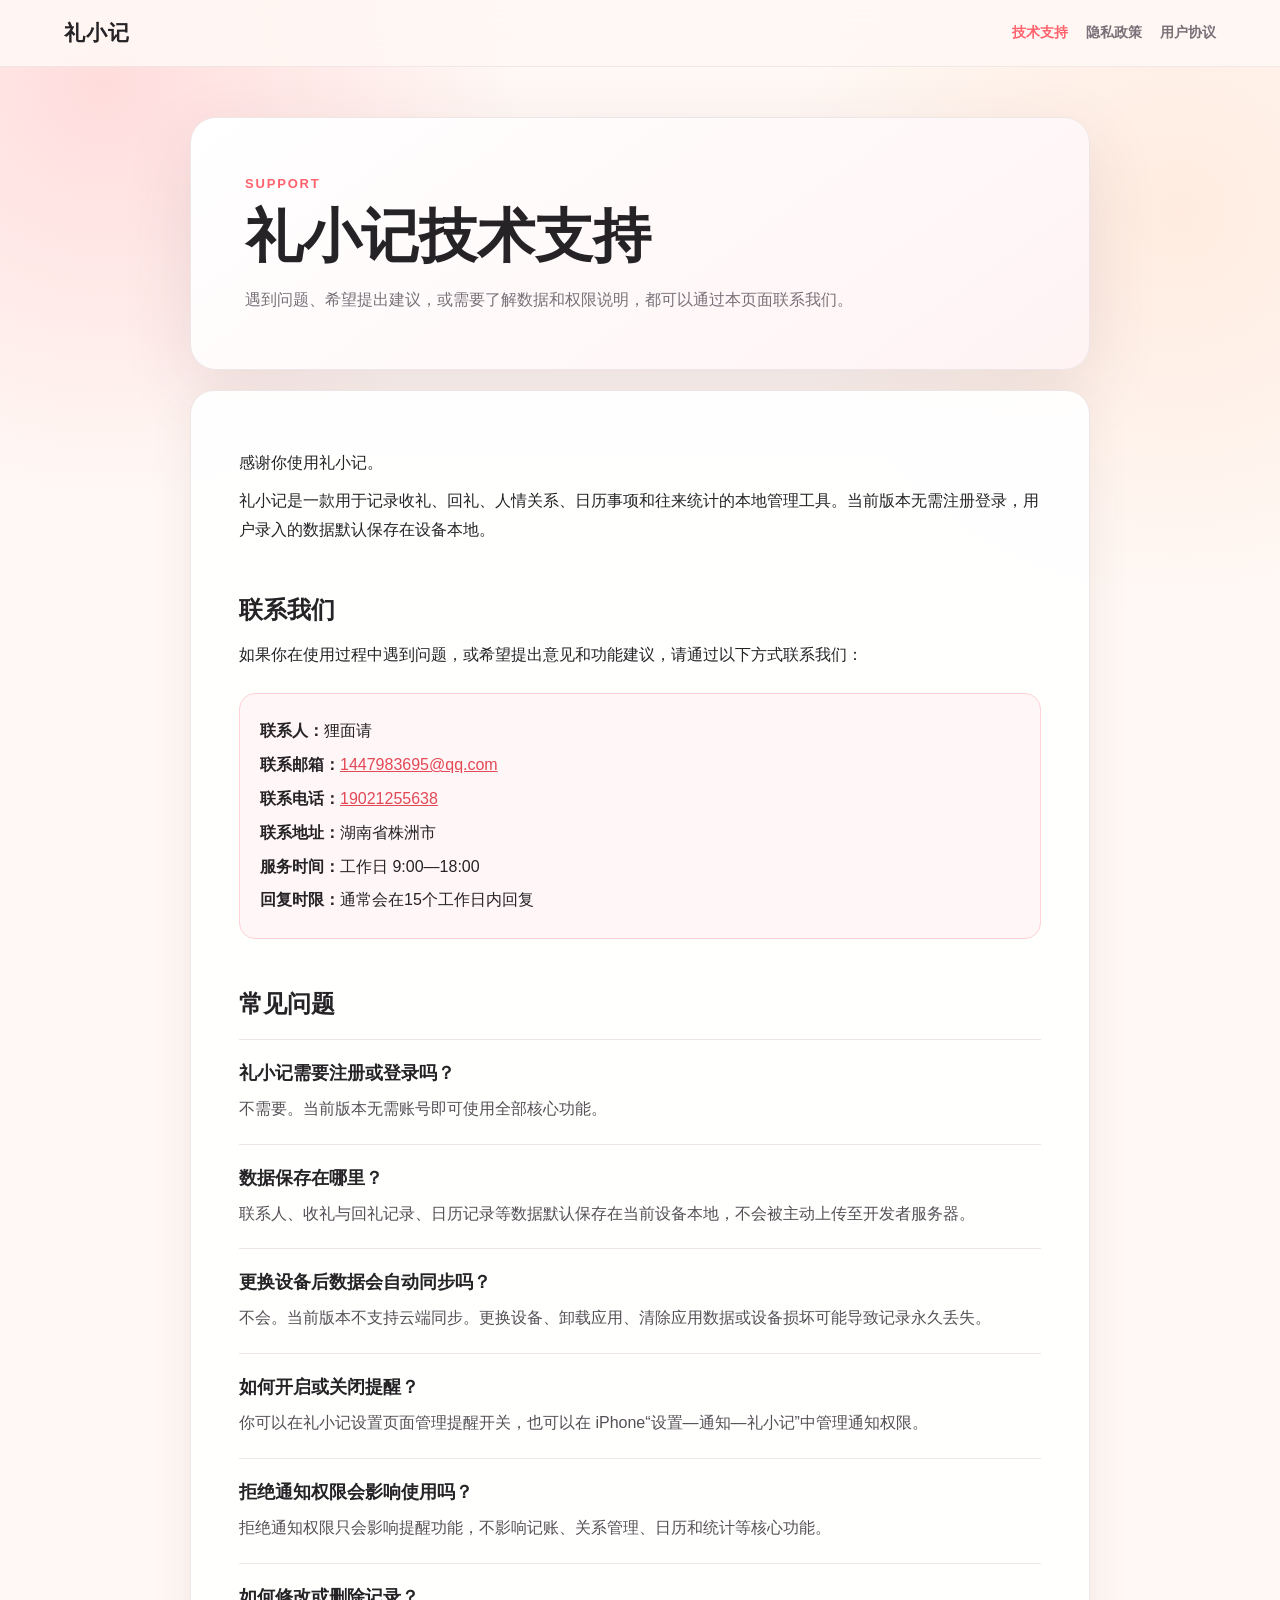
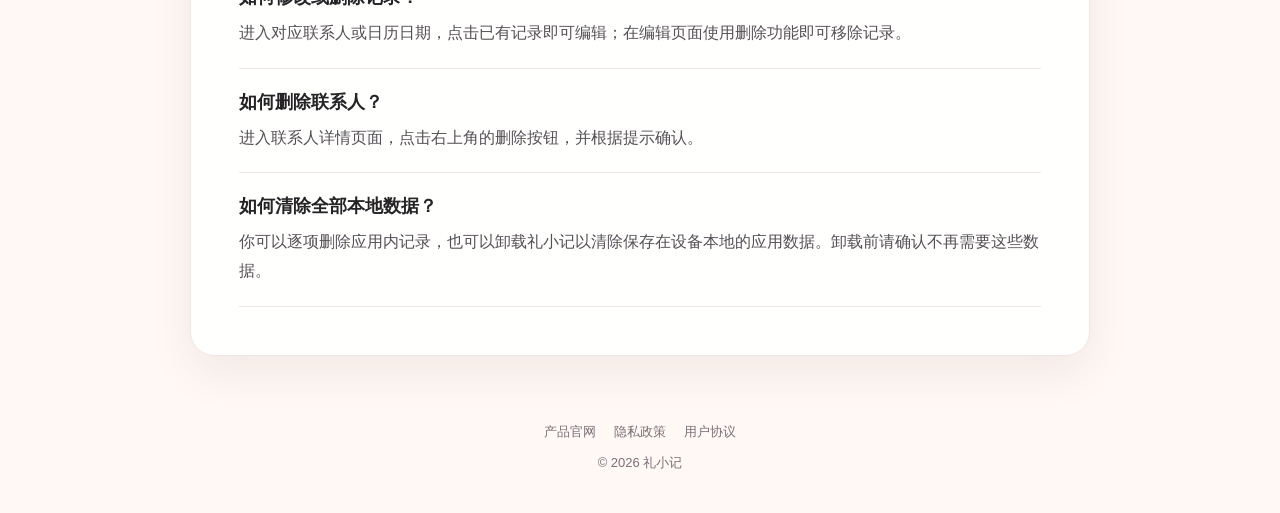
<file: index.html>
<!DOCTYPE html>
<html lang="zh-CN">
<head>
  <meta charset="UTF-8">
  <meta name="viewport" content="width=device-width, initial-scale=1.0">
  <meta http-equiv="refresh" content="0; url=support.html">
  <meta name="robots" content="noindex">
  <title>礼小记</title>
  <link rel="canonical" href="support.html">
</head>
<body>
  <p>正在前往<a href="support.html">礼小记技术支持</a>页面……</p>
</body>
</html>
</file>
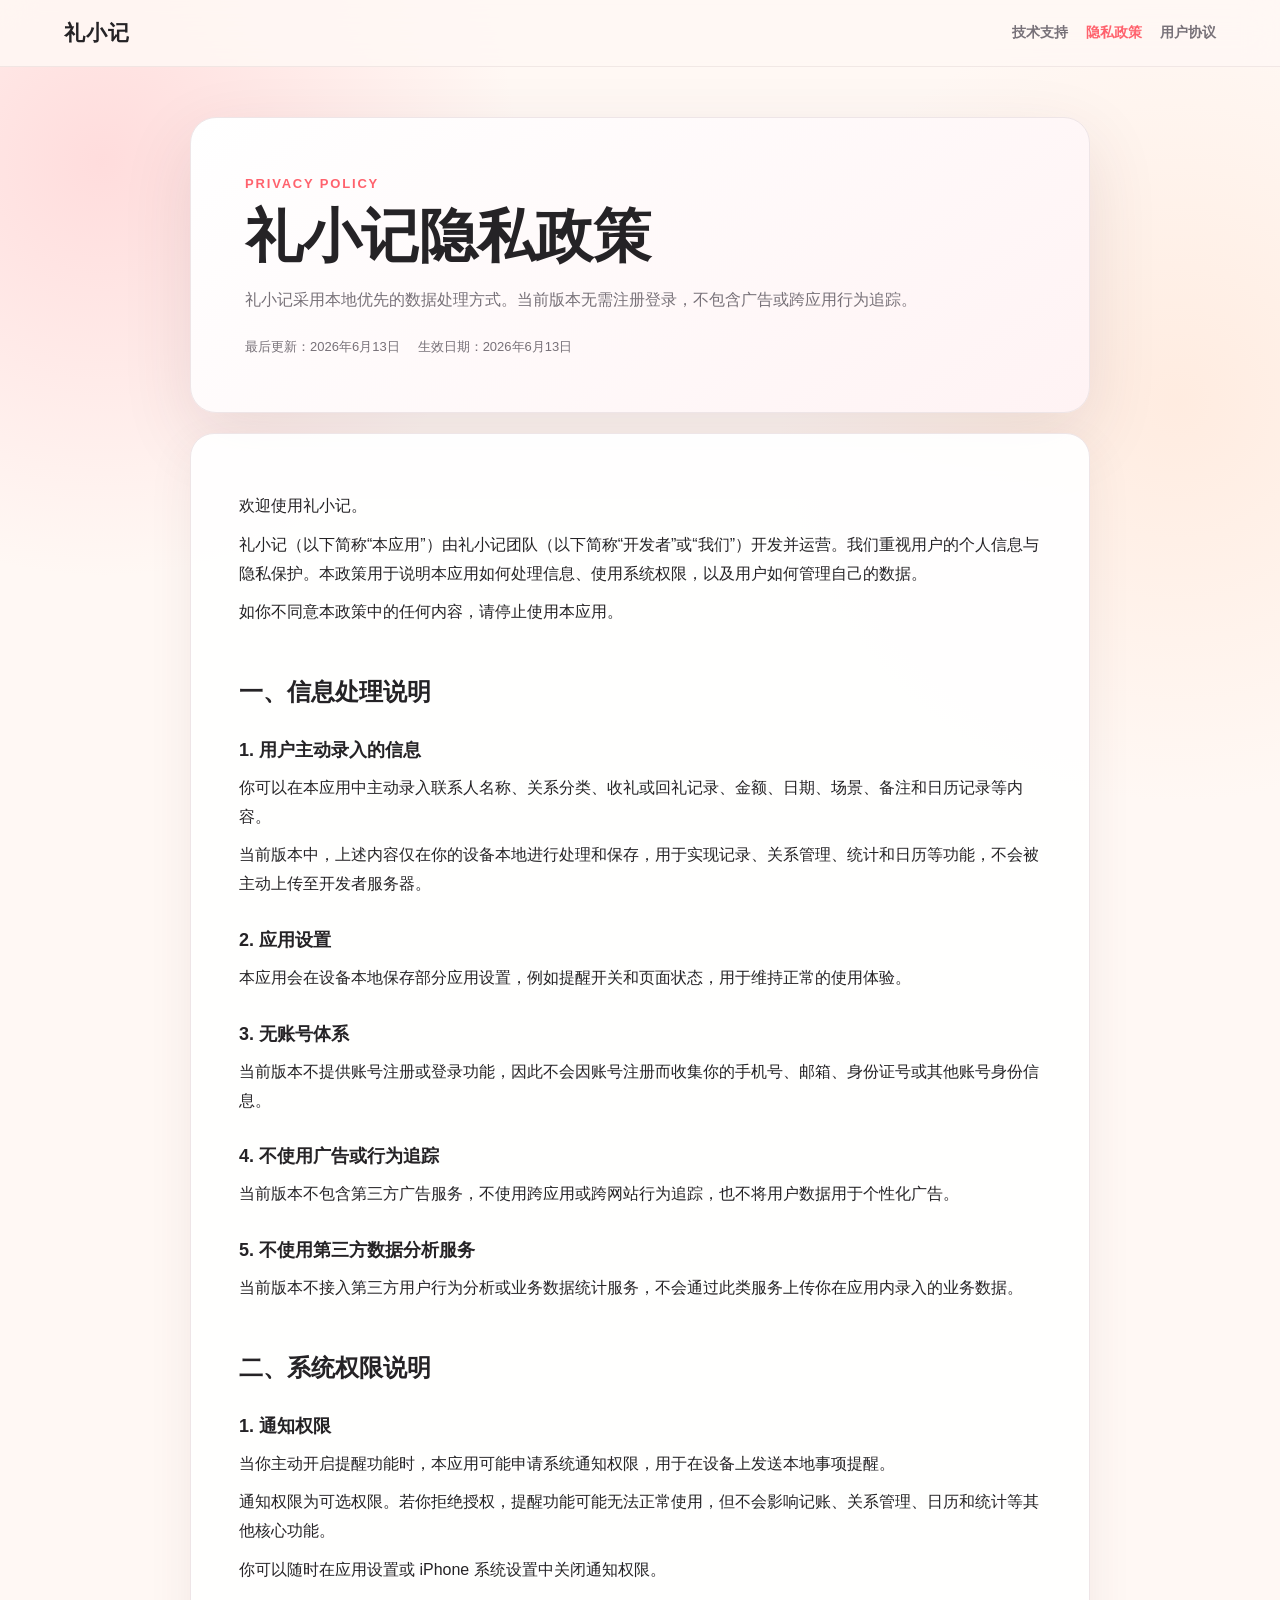
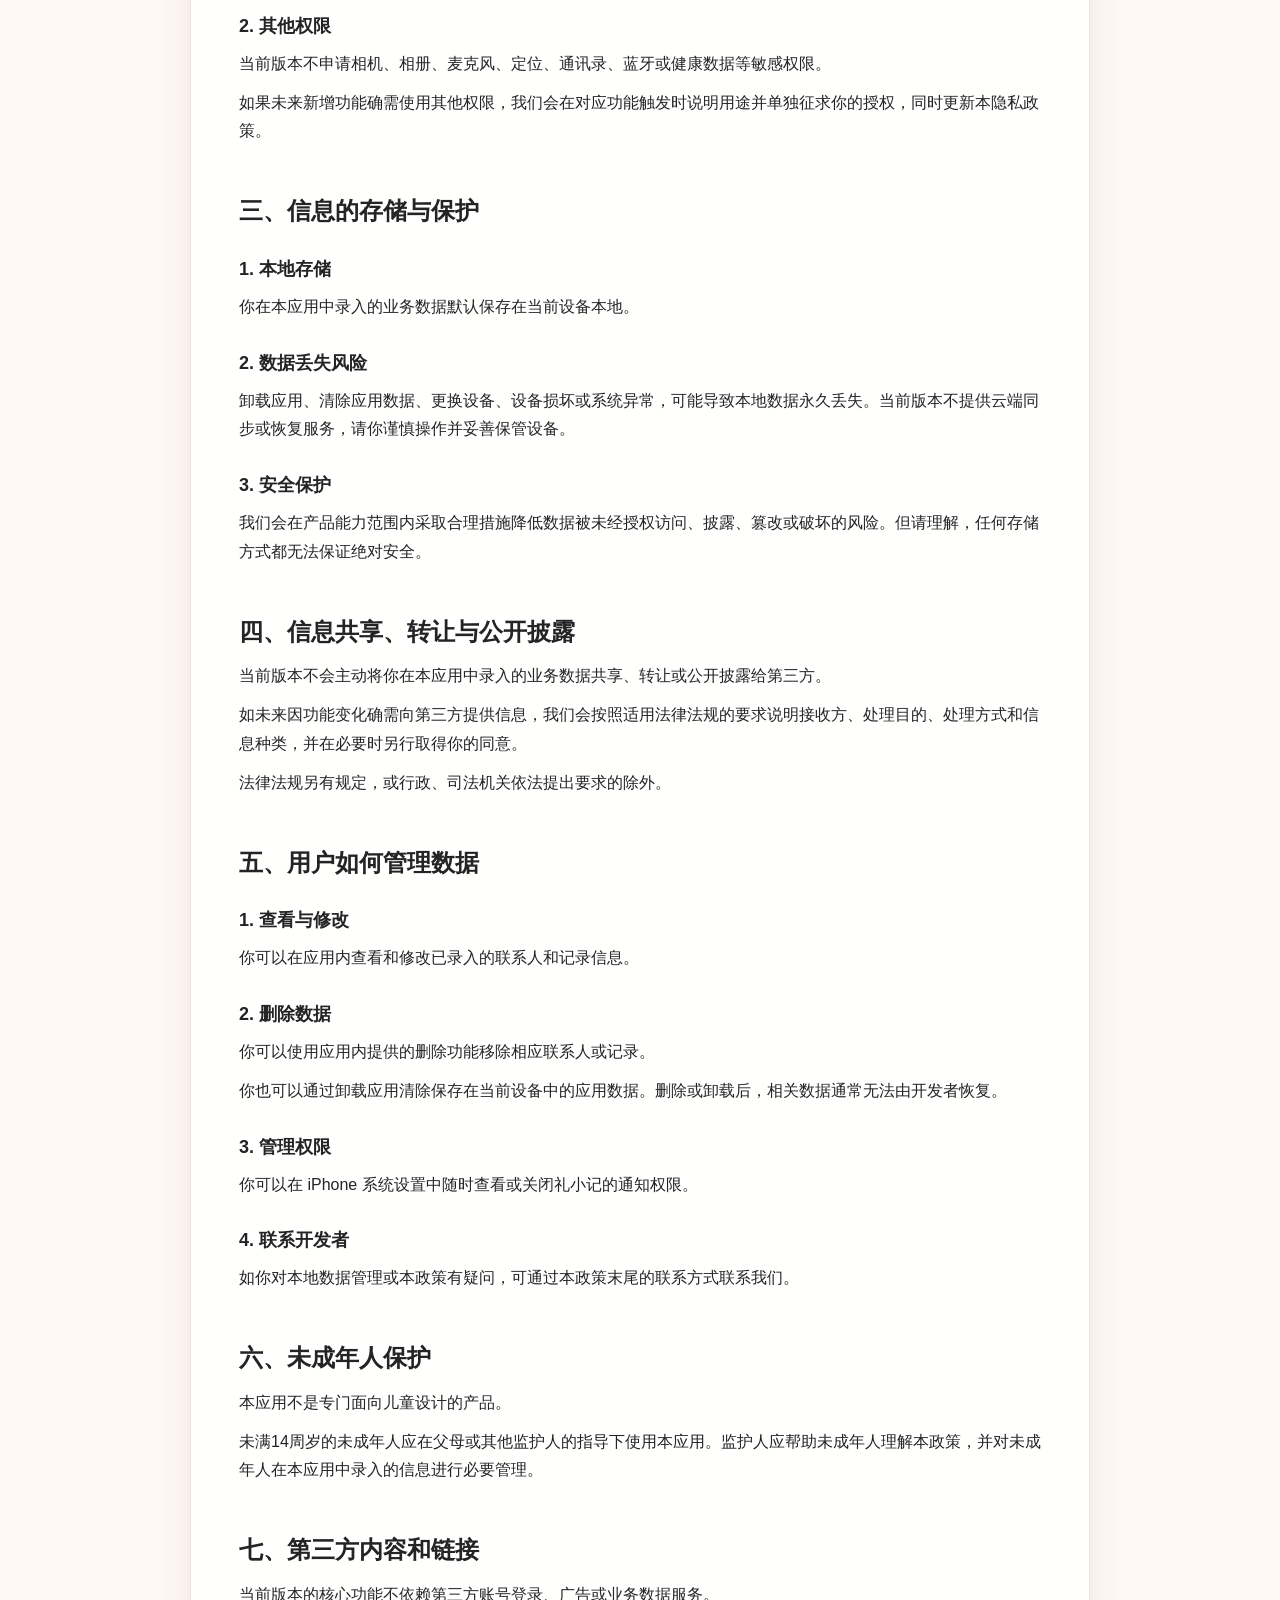
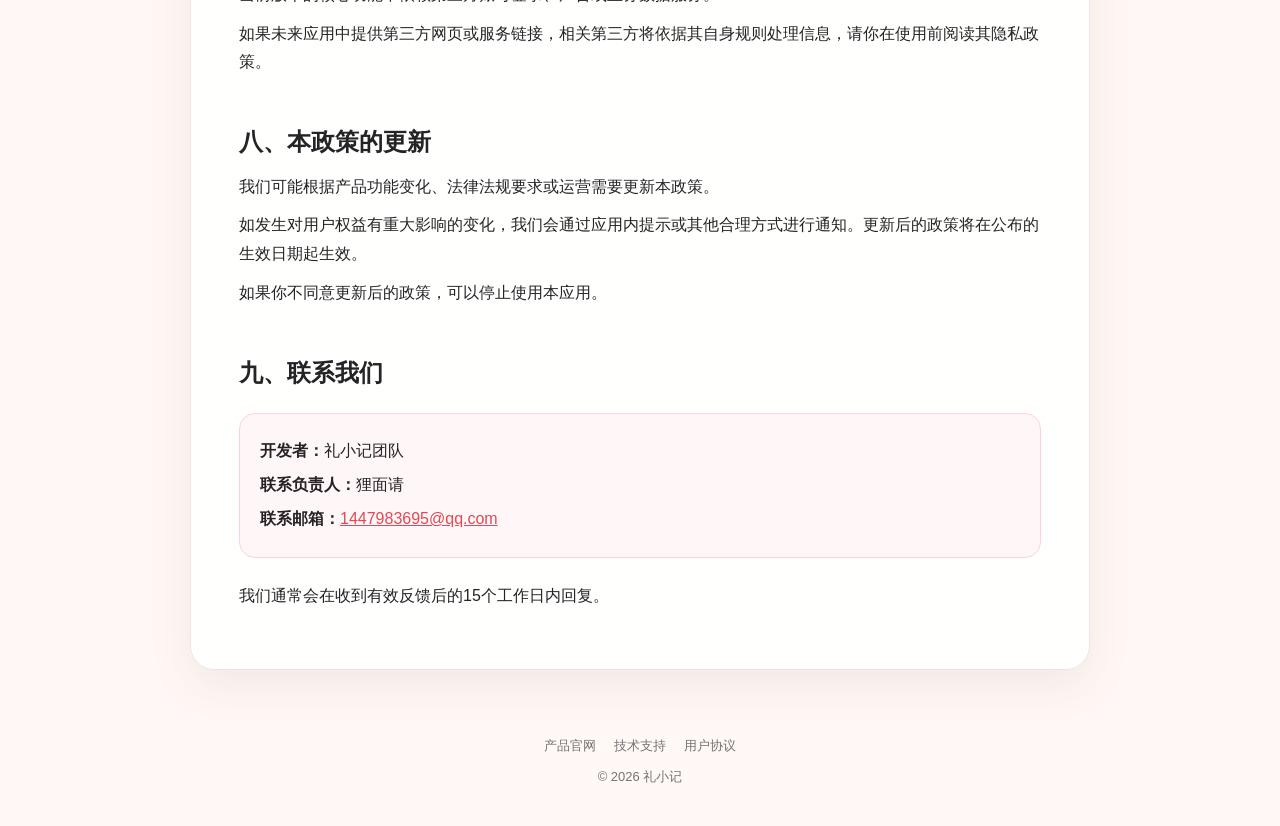
<file: privacy.html>
<!DOCTYPE html>
<html lang="zh-CN">
<head>
  <meta charset="UTF-8">
  <meta name="viewport" content="width=device-width, initial-scale=1.0">
  <meta name="description" content="礼小记隐私政策，说明应用的信息处理、本地存储和权限使用方式。">
  <title>隐私政策 | 礼小记</title>
  <link rel="stylesheet" href="legal.css">
</head>
<body>
  <header class="legal-header">
    <a class="legal-brand" href="./">礼小记</a>
    <nav class="legal-nav" aria-label="法律与支持页面">
      <a href="support.html">技术支持</a>
      <a href="privacy.html" aria-current="page">隐私政策</a>
      <a href="terms.html">用户协议</a>
    </nav>
  </header>

  <main class="legal-main">
    <section class="legal-hero">
      <p class="legal-kicker">Privacy Policy</p>
      <h1>礼小记隐私政策</h1>
      <p class="legal-summary">礼小记采用本地优先的数据处理方式。当前版本无需注册登录，不包含广告或跨应用行为追踪。</p>
      <div class="legal-meta">
        <span>最后更新：2026年6月13日</span>
        <span>生效日期：2026年6月13日</span>
      </div>
    </section>

    <article class="legal-card">
      <p>欢迎使用礼小记。</p>
      <p>礼小记（以下简称“本应用”）由礼小记团队（以下简称“开发者”或“我们”）开发并运营。我们重视用户的个人信息与隐私保护。本政策用于说明本应用如何处理信息、使用系统权限，以及用户如何管理自己的数据。</p>
      <p>如你不同意本政策中的任何内容，请停止使用本应用。</p>

      <h2>一、信息处理说明</h2>
      <h3>1. 用户主动录入的信息</h3>
      <p>你可以在本应用中主动录入联系人名称、关系分类、收礼或回礼记录、金额、日期、场景、备注和日历记录等内容。</p>
      <p>当前版本中，上述内容仅在你的设备本地进行处理和保存，用于实现记录、关系管理、统计和日历等功能，不会被主动上传至开发者服务器。</p>

      <h3>2. 应用设置</h3>
      <p>本应用会在设备本地保存部分应用设置，例如提醒开关和页面状态，用于维持正常的使用体验。</p>

      <h3>3. 无账号体系</h3>
      <p>当前版本不提供账号注册或登录功能，因此不会因账号注册而收集你的手机号、邮箱、身份证号或其他账号身份信息。</p>

      <h3>4. 不使用广告或行为追踪</h3>
      <p>当前版本不包含第三方广告服务，不使用跨应用或跨网站行为追踪，也不将用户数据用于个性化广告。</p>

      <h3>5. 不使用第三方数据分析服务</h3>
      <p>当前版本不接入第三方用户行为分析或业务数据统计服务，不会通过此类服务上传你在应用内录入的业务数据。</p>

      <h2>二、系统权限说明</h2>
      <h3>1. 通知权限</h3>
      <p>当你主动开启提醒功能时，本应用可能申请系统通知权限，用于在设备上发送本地事项提醒。</p>
      <p>通知权限为可选权限。若你拒绝授权，提醒功能可能无法正常使用，但不会影响记账、关系管理、日历和统计等其他核心功能。</p>
      <p>你可以随时在应用设置或 iPhone 系统设置中关闭通知权限。</p>

      <h3>2. 其他权限</h3>
      <p>当前版本不申请相机、相册、麦克风、定位、通讯录、蓝牙或健康数据等敏感权限。</p>
      <p>如果未来新增功能确需使用其他权限，我们会在对应功能触发时说明用途并单独征求你的授权，同时更新本隐私政策。</p>

      <h2>三、信息的存储与保护</h2>
      <h3>1. 本地存储</h3>
      <p>你在本应用中录入的业务数据默认保存在当前设备本地。</p>

      <h3>2. 数据丢失风险</h3>
      <p>卸载应用、清除应用数据、更换设备、设备损坏或系统异常，可能导致本地数据永久丢失。当前版本不提供云端同步或恢复服务，请你谨慎操作并妥善保管设备。</p>

      <h3>3. 安全保护</h3>
      <p>我们会在产品能力范围内采取合理措施降低数据被未经授权访问、披露、篡改或破坏的风险。但请理解，任何存储方式都无法保证绝对安全。</p>

      <h2>四、信息共享、转让与公开披露</h2>
      <p>当前版本不会主动将你在本应用中录入的业务数据共享、转让或公开披露给第三方。</p>
      <p>如未来因功能变化确需向第三方提供信息，我们会按照适用法律法规的要求说明接收方、处理目的、处理方式和信息种类，并在必要时另行取得你的同意。</p>
      <p>法律法规另有规定，或行政、司法机关依法提出要求的除外。</p>

      <h2>五、用户如何管理数据</h2>
      <h3>1. 查看与修改</h3>
      <p>你可以在应用内查看和修改已录入的联系人和记录信息。</p>

      <h3>2. 删除数据</h3>
      <p>你可以使用应用内提供的删除功能移除相应联系人或记录。</p>
      <p>你也可以通过卸载应用清除保存在当前设备中的应用数据。删除或卸载后，相关数据通常无法由开发者恢复。</p>

      <h3>3. 管理权限</h3>
      <p>你可以在 iPhone 系统设置中随时查看或关闭礼小记的通知权限。</p>

      <h3>4. 联系开发者</h3>
      <p>如你对本地数据管理或本政策有疑问，可通过本政策末尾的联系方式联系我们。</p>

      <h2>六、未成年人保护</h2>
      <p>本应用不是专门面向儿童设计的产品。</p>
      <p>未满14周岁的未成年人应在父母或其他监护人的指导下使用本应用。监护人应帮助未成年人理解本政策，并对未成年人在本应用中录入的信息进行必要管理。</p>

      <h2>七、第三方内容和链接</h2>
      <p>当前版本的核心功能不依赖第三方账号登录、广告或业务数据服务。</p>
      <p>如果未来应用中提供第三方网页或服务链接，相关第三方将依据其自身规则处理信息，请你在使用前阅读其隐私政策。</p>

      <h2>八、本政策的更新</h2>
      <p>我们可能根据产品功能变化、法律法规要求或运营需要更新本政策。</p>
      <p>如发生对用户权益有重大影响的变化，我们会通过应用内提示或其他合理方式进行通知。更新后的政策将在公布的生效日期起生效。</p>
      <p>如果你不同意更新后的政策，可以停止使用本应用。</p>

      <h2>九、联系我们</h2>
      <div class="contact-box">
        <p><strong>开发者：</strong>礼小记团队</p>
        <p><strong>联系负责人：</strong>狸面请</p>
        <p><strong>联系邮箱：</strong><a href="mailto:1447983695@qq.com">1447983695@qq.com</a></p>
      </div>
      <p>我们通常会在收到有效反馈后的15个工作日内回复。</p>
    </article>
  </main>

  <footer class="legal-footer">
    <nav>
      <a href="./">产品官网</a>
      <a href="support.html">技术支持</a>
      <a href="terms.html">用户协议</a>
    </nav>
    <span>© 2026 礼小记</span>
  </footer>
</body>
</html>
</file>
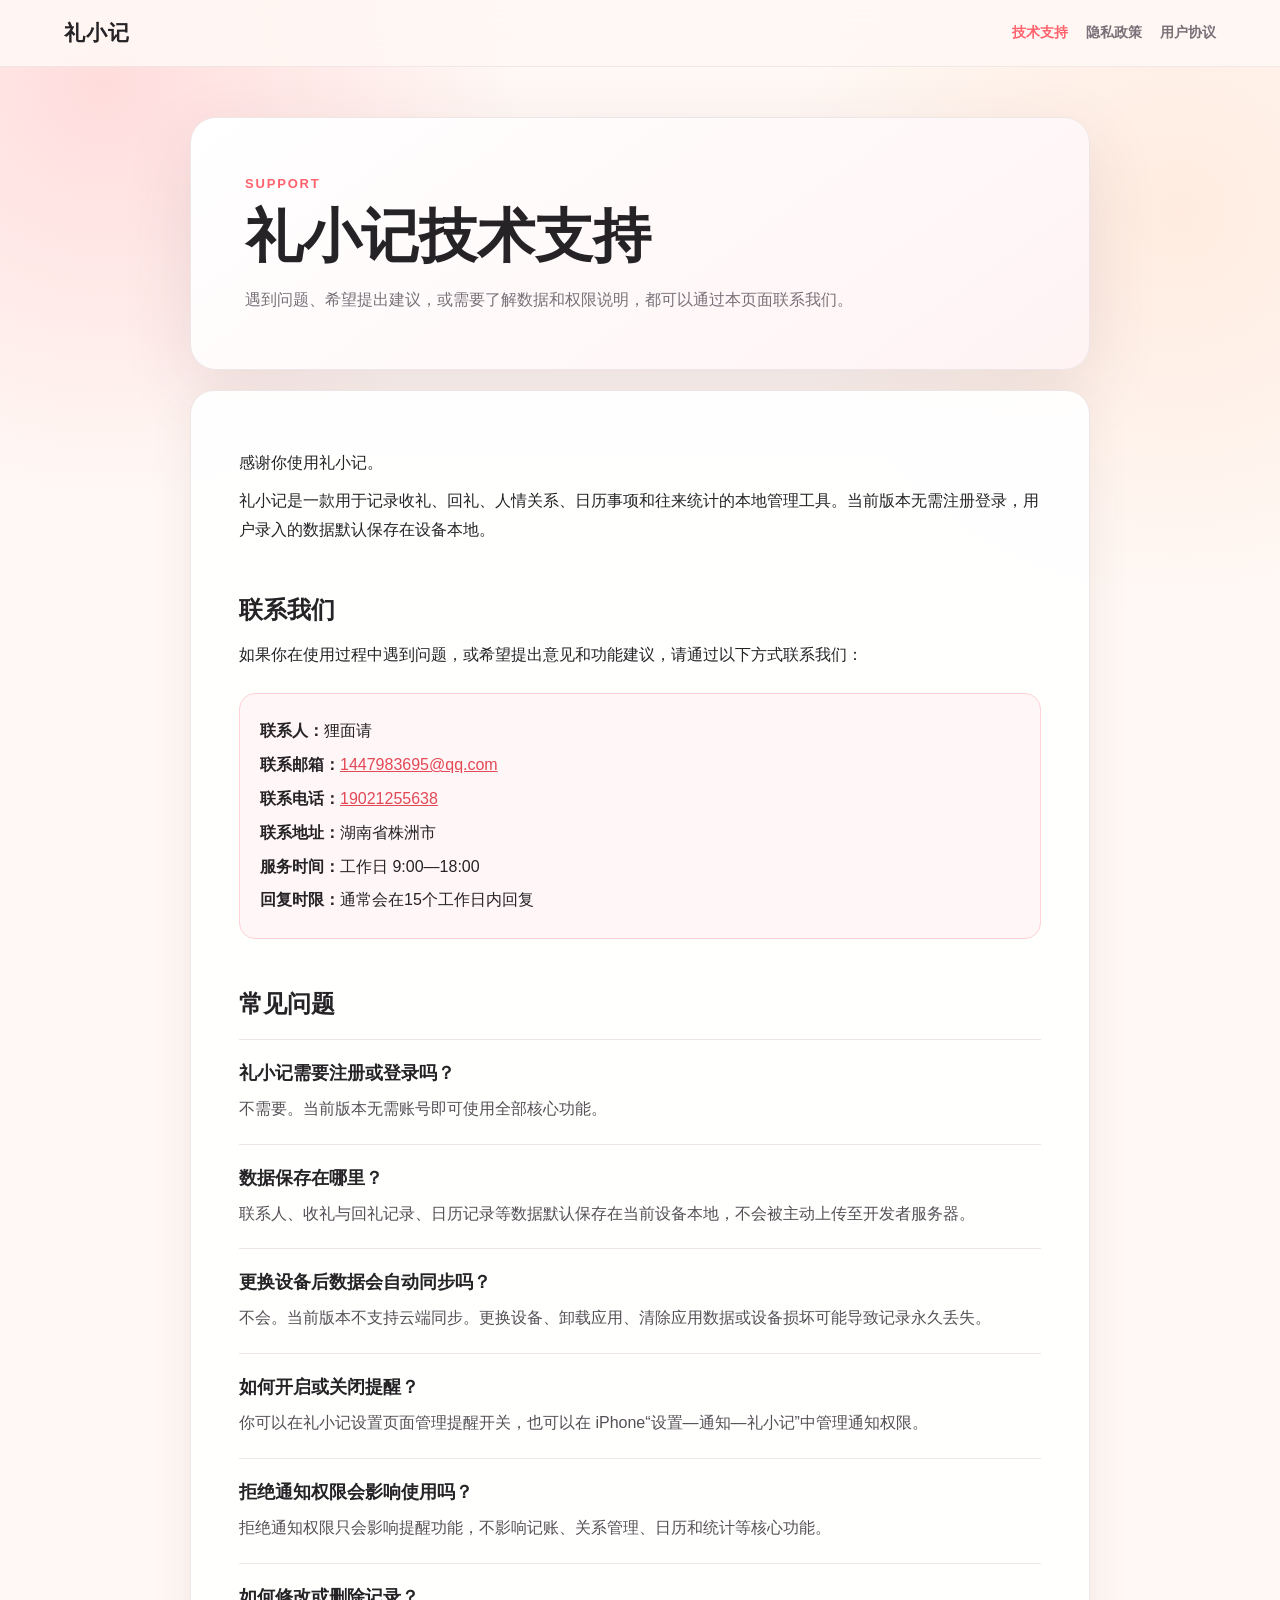
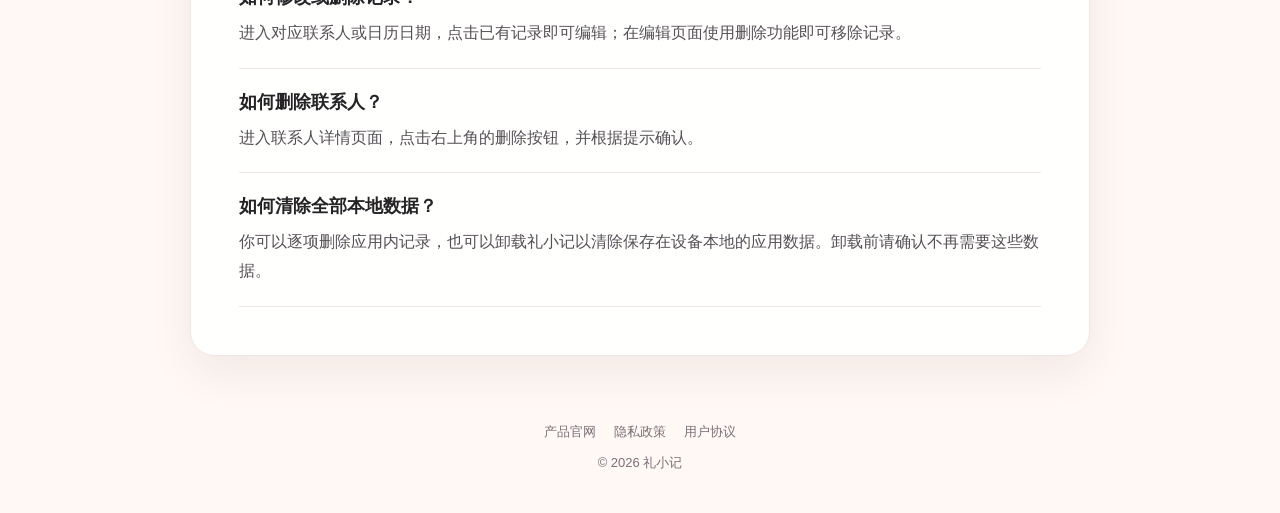
<file: support.html>
<!DOCTYPE html>
<html lang="zh-CN">
<head>
  <meta charset="UTF-8">
  <meta name="viewport" content="width=device-width, initial-scale=1.0">
  <meta name="description" content="礼小记技术支持、联系方式和常见问题。">
  <title>技术支持 | 礼小记</title>
  <link rel="stylesheet" href="legal.css">
</head>
<body>
  <header class="legal-header">
    <a class="legal-brand" href="./">礼小记</a>
    <nav class="legal-nav" aria-label="法律与支持页面">
      <a href="support.html" aria-current="page">技术支持</a>
      <a href="privacy.html">隐私政策</a>
      <a href="terms.html">用户协议</a>
    </nav>
  </header>

  <main class="legal-main">
    <section class="legal-hero">
      <p class="legal-kicker">Support</p>
      <h1>礼小记技术支持</h1>
      <p class="legal-summary">遇到问题、希望提出建议，或需要了解数据和权限说明，都可以通过本页面联系我们。</p>
    </section>

    <article class="legal-card">
      <p>感谢你使用礼小记。</p>
      <p>礼小记是一款用于记录收礼、回礼、人情关系、日历事项和往来统计的本地管理工具。当前版本无需注册登录，用户录入的数据默认保存在设备本地。</p>

      <h2>联系我们</h2>
      <p>如果你在使用过程中遇到问题，或希望提出意见和功能建议，请通过以下方式联系我们：</p>
      <div class="contact-box">
        <p><strong>联系人：</strong>狸面请</p>
        <p><strong>联系邮箱：</strong><a href="mailto:1447983695@qq.com">1447983695@qq.com</a></p>
        <p><strong>联系电话：</strong><a href="tel:19021255638">19021255638</a></p>
        <p><strong>联系地址：</strong>湖南省株洲市</p>
        <p><strong>服务时间：</strong>工作日 9:00—18:00</p>
        <p><strong>回复时限：</strong>通常会在15个工作日内回复</p>
      </div>

      <h2>常见问题</h2>
      <div class="faq">
        <section>
          <h3>礼小记需要注册或登录吗？</h3>
          <p>不需要。当前版本无需账号即可使用全部核心功能。</p>
        </section>
        <section>
          <h3>数据保存在哪里？</h3>
          <p>联系人、收礼与回礼记录、日历记录等数据默认保存在当前设备本地，不会被主动上传至开发者服务器。</p>
        </section>
        <section>
          <h3>更换设备后数据会自动同步吗？</h3>
          <p>不会。当前版本不支持云端同步。更换设备、卸载应用、清除应用数据或设备损坏可能导致记录永久丢失。</p>
        </section>
        <section>
          <h3>如何开启或关闭提醒？</h3>
          <p>你可以在礼小记设置页面管理提醒开关，也可以在 iPhone“设置—通知—礼小记”中管理通知权限。</p>
        </section>
        <section>
          <h3>拒绝通知权限会影响使用吗？</h3>
          <p>拒绝通知权限只会影响提醒功能，不影响记账、关系管理、日历和统计等核心功能。</p>
        </section>
        <section>
          <h3>如何修改或删除记录？</h3>
          <p>进入对应联系人或日历日期，点击已有记录即可编辑；在编辑页面使用删除功能即可移除记录。</p>
        </section>
        <section>
          <h3>如何删除联系人？</h3>
          <p>进入联系人详情页面，点击右上角的删除按钮，并根据提示确认。</p>
        </section>
        <section>
          <h3>如何清除全部本地数据？</h3>
          <p>你可以逐项删除应用内记录，也可以卸载礼小记以清除保存在设备本地的应用数据。卸载前请确认不再需要这些数据。</p>
        </section>
      </div>
    </article>
  </main>

  <footer class="legal-footer">
    <nav>
      <a href="./">产品官网</a>
      <a href="privacy.html">隐私政策</a>
      <a href="terms.html">用户协议</a>
    </nav>
    <span>© 2026 礼小记</span>
  </footer>
</body>
</html>
</file>
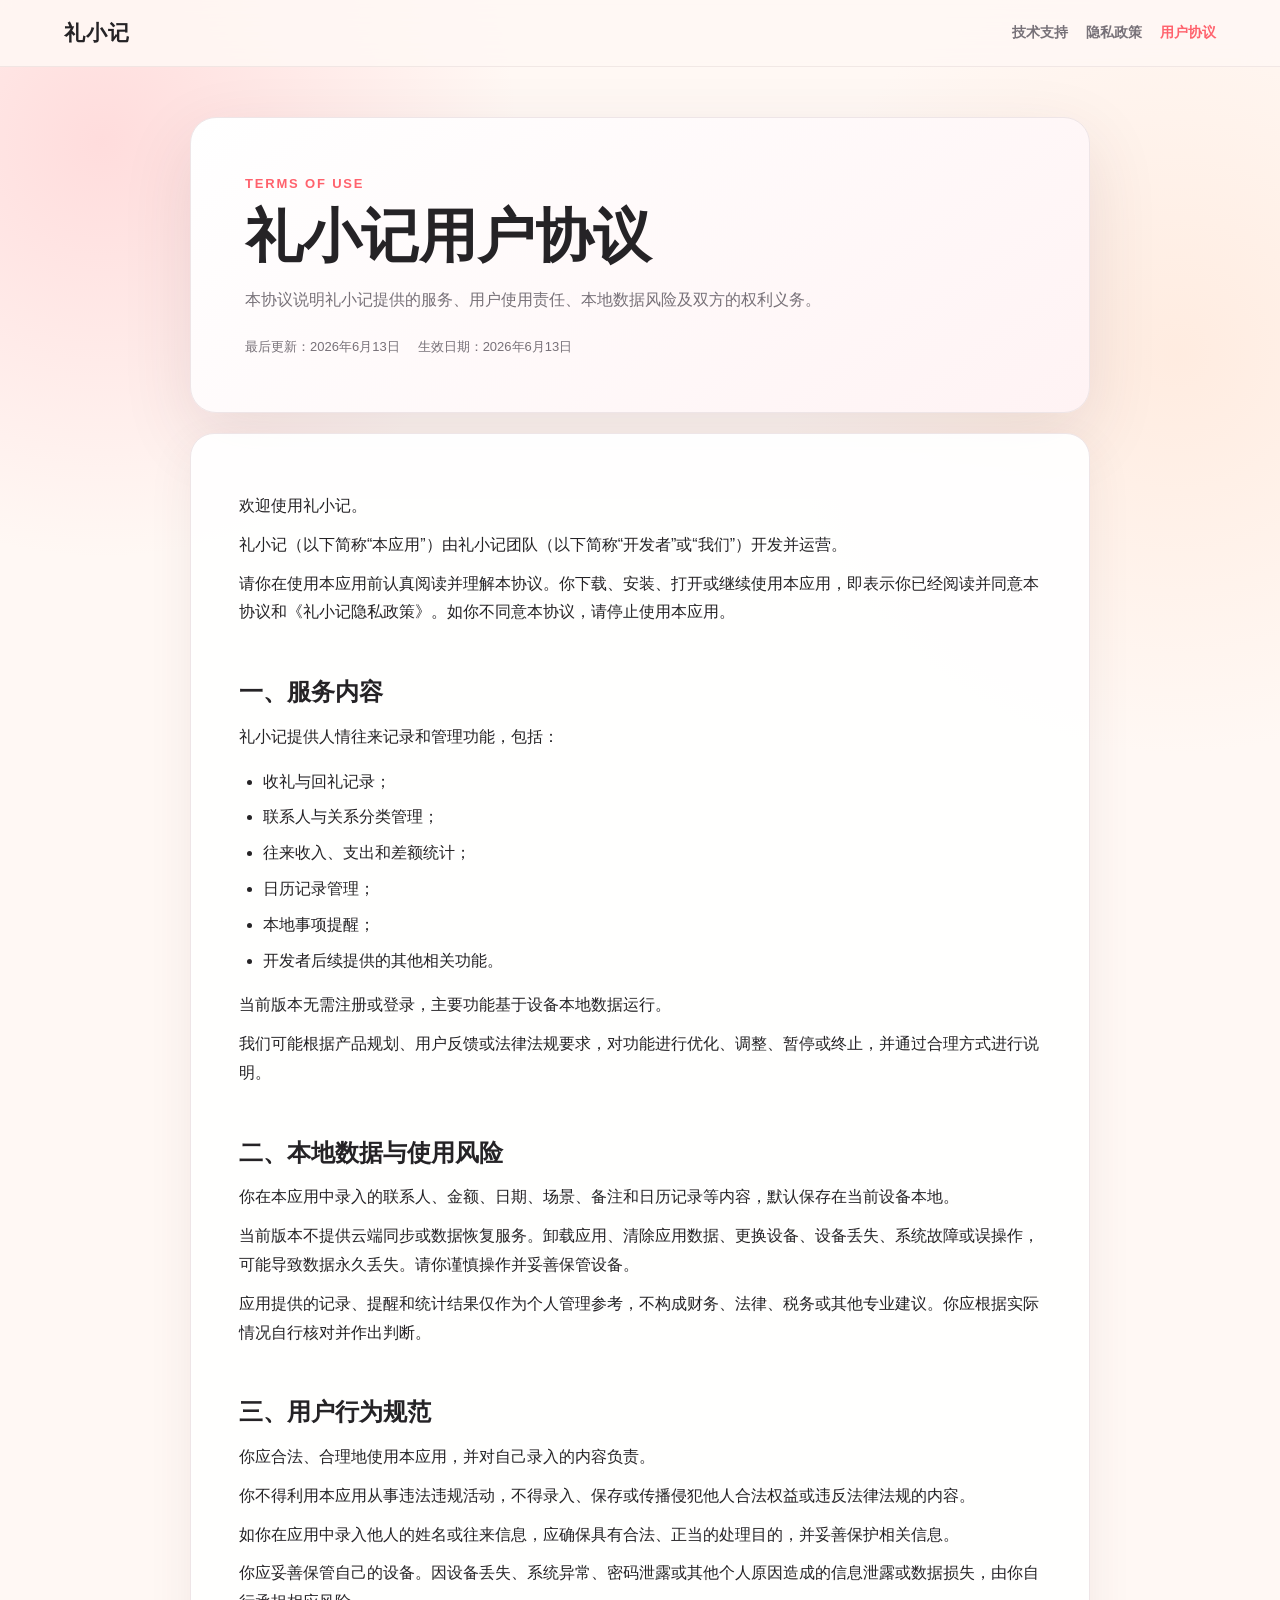
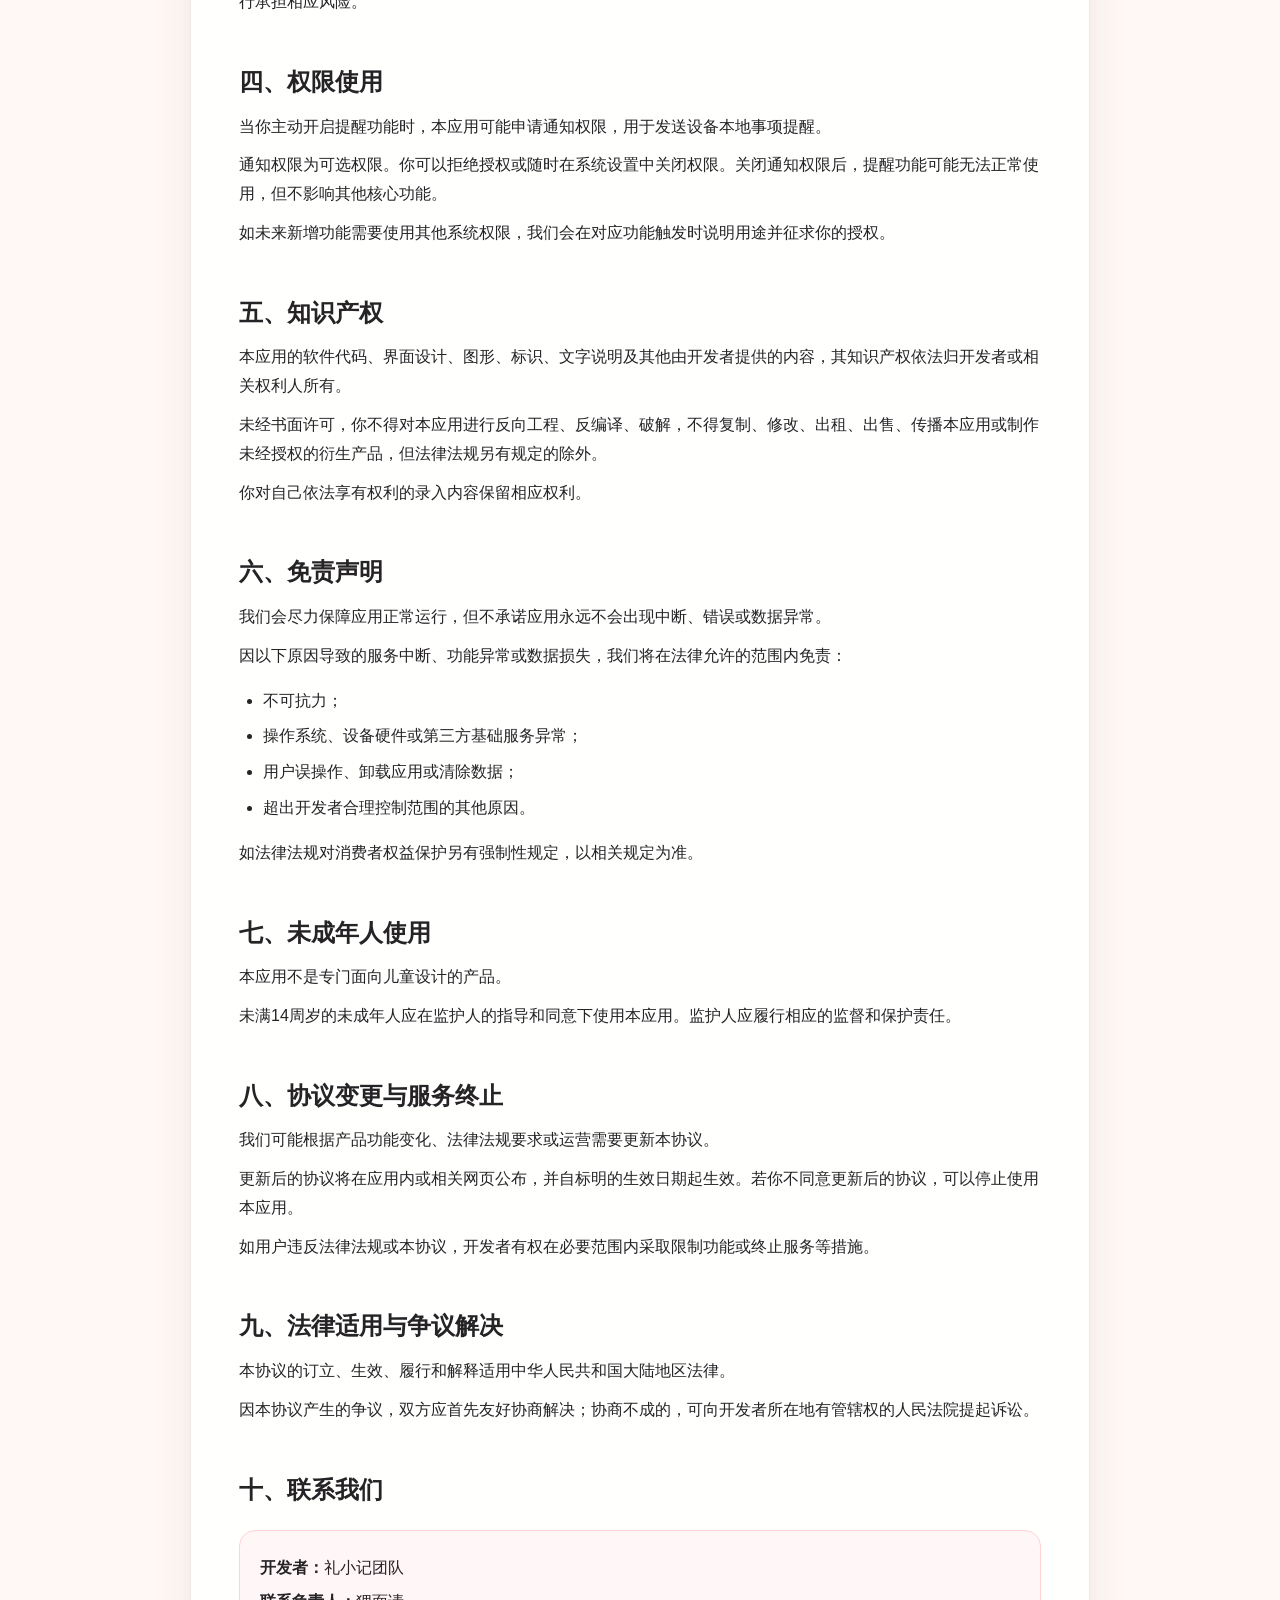
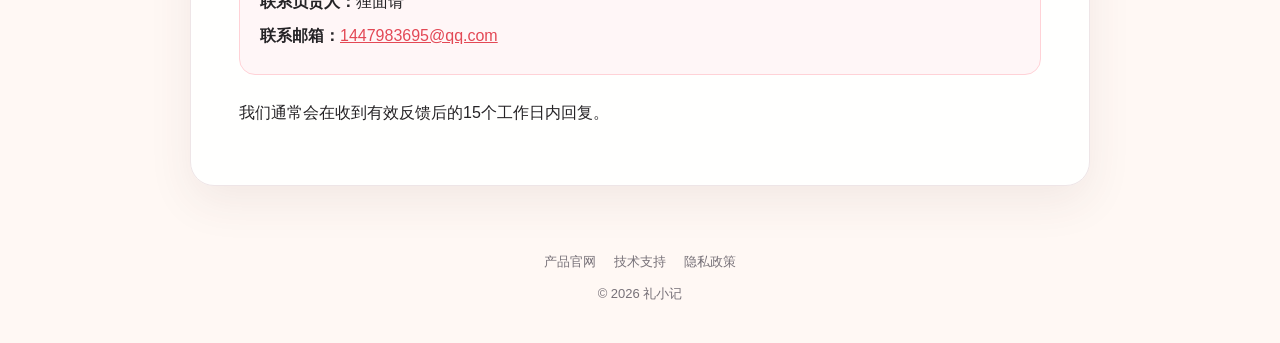
<file: terms.html>
<!DOCTYPE html>
<html lang="zh-CN">
<head>
  <meta charset="UTF-8">
  <meta name="viewport" content="width=device-width, initial-scale=1.0">
  <meta name="description" content="礼小记用户协议，说明服务内容、用户责任、数据风险和知识产权。">
  <title>用户协议 | 礼小记</title>
  <link rel="stylesheet" href="legal.css">
</head>
<body>
  <header class="legal-header">
    <a class="legal-brand" href="./">礼小记</a>
    <nav class="legal-nav" aria-label="法律与支持页面">
      <a href="support.html">技术支持</a>
      <a href="privacy.html">隐私政策</a>
      <a href="terms.html" aria-current="page">用户协议</a>
    </nav>
  </header>

  <main class="legal-main">
    <section class="legal-hero">
      <p class="legal-kicker">Terms of Use</p>
      <h1>礼小记用户协议</h1>
      <p class="legal-summary">本协议说明礼小记提供的服务、用户使用责任、本地数据风险及双方的权利义务。</p>
      <div class="legal-meta">
        <span>最后更新：2026年6月13日</span>
        <span>生效日期：2026年6月13日</span>
      </div>
    </section>

    <article class="legal-card">
      <p>欢迎使用礼小记。</p>
      <p>礼小记（以下简称“本应用”）由礼小记团队（以下简称“开发者”或“我们”）开发并运营。</p>
      <p>请你在使用本应用前认真阅读并理解本协议。你下载、安装、打开或继续使用本应用，即表示你已经阅读并同意本协议和《礼小记隐私政策》。如你不同意本协议，请停止使用本应用。</p>

      <h2>一、服务内容</h2>
      <p>礼小记提供人情往来记录和管理功能，包括：</p>
      <ul>
        <li>收礼与回礼记录；</li>
        <li>联系人与关系分类管理；</li>
        <li>往来收入、支出和差额统计；</li>
        <li>日历记录管理；</li>
        <li>本地事项提醒；</li>
        <li>开发者后续提供的其他相关功能。</li>
      </ul>
      <p>当前版本无需注册或登录，主要功能基于设备本地数据运行。</p>
      <p>我们可能根据产品规划、用户反馈或法律法规要求，对功能进行优化、调整、暂停或终止，并通过合理方式进行说明。</p>

      <h2>二、本地数据与使用风险</h2>
      <p>你在本应用中录入的联系人、金额、日期、场景、备注和日历记录等内容，默认保存在当前设备本地。</p>
      <p>当前版本不提供云端同步或数据恢复服务。卸载应用、清除应用数据、更换设备、设备丢失、系统故障或误操作，可能导致数据永久丢失。请你谨慎操作并妥善保管设备。</p>
      <p>应用提供的记录、提醒和统计结果仅作为个人管理参考，不构成财务、法律、税务或其他专业建议。你应根据实际情况自行核对并作出判断。</p>

      <h2>三、用户行为规范</h2>
      <p>你应合法、合理地使用本应用，并对自己录入的内容负责。</p>
      <p>你不得利用本应用从事违法违规活动，不得录入、保存或传播侵犯他人合法权益或违反法律法规的内容。</p>
      <p>如你在应用中录入他人的姓名或往来信息，应确保具有合法、正当的处理目的，并妥善保护相关信息。</p>
      <p>你应妥善保管自己的设备。因设备丢失、系统异常、密码泄露或其他个人原因造成的信息泄露或数据损失，由你自行承担相应风险。</p>

      <h2>四、权限使用</h2>
      <p>当你主动开启提醒功能时，本应用可能申请通知权限，用于发送设备本地事项提醒。</p>
      <p>通知权限为可选权限。你可以拒绝授权或随时在系统设置中关闭权限。关闭通知权限后，提醒功能可能无法正常使用，但不影响其他核心功能。</p>
      <p>如未来新增功能需要使用其他系统权限，我们会在对应功能触发时说明用途并征求你的授权。</p>

      <h2>五、知识产权</h2>
      <p>本应用的软件代码、界面设计、图形、标识、文字说明及其他由开发者提供的内容，其知识产权依法归开发者或相关权利人所有。</p>
      <p>未经书面许可，你不得对本应用进行反向工程、反编译、破解，不得复制、修改、出租、出售、传播本应用或制作未经授权的衍生产品，但法律法规另有规定的除外。</p>
      <p>你对自己依法享有权利的录入内容保留相应权利。</p>

      <h2>六、免责声明</h2>
      <p>我们会尽力保障应用正常运行，但不承诺应用永远不会出现中断、错误或数据异常。</p>
      <p>因以下原因导致的服务中断、功能异常或数据损失，我们将在法律允许的范围内免责：</p>
      <ul>
        <li>不可抗力；</li>
        <li>操作系统、设备硬件或第三方基础服务异常；</li>
        <li>用户误操作、卸载应用或清除数据；</li>
        <li>超出开发者合理控制范围的其他原因。</li>
      </ul>
      <p>如法律法规对消费者权益保护另有强制性规定，以相关规定为准。</p>

      <h2>七、未成年人使用</h2>
      <p>本应用不是专门面向儿童设计的产品。</p>
      <p>未满14周岁的未成年人应在监护人的指导和同意下使用本应用。监护人应履行相应的监督和保护责任。</p>

      <h2>八、协议变更与服务终止</h2>
      <p>我们可能根据产品功能变化、法律法规要求或运营需要更新本协议。</p>
      <p>更新后的协议将在应用内或相关网页公布，并自标明的生效日期起生效。若你不同意更新后的协议，可以停止使用本应用。</p>
      <p>如用户违反法律法规或本协议，开发者有权在必要范围内采取限制功能或终止服务等措施。</p>

      <h2>九、法律适用与争议解决</h2>
      <p>本协议的订立、生效、履行和解释适用中华人民共和国大陆地区法律。</p>
      <p>因本协议产生的争议，双方应首先友好协商解决；协商不成的，可向开发者所在地有管辖权的人民法院提起诉讼。</p>

      <h2>十、联系我们</h2>
      <div class="contact-box">
        <p><strong>开发者：</strong>礼小记团队</p>
        <p><strong>联系负责人：</strong>狸面请</p>
        <p><strong>联系邮箱：</strong><a href="mailto:1447983695@qq.com">1447983695@qq.com</a></p>
      </div>
      <p>我们通常会在收到有效反馈后的15个工作日内回复。</p>
    </article>
  </main>

  <footer class="legal-footer">
    <nav>
      <a href="./">产品官网</a>
      <a href="support.html">技术支持</a>
      <a href="privacy.html">隐私政策</a>
    </nav>
    <span>© 2026 礼小记</span>
  </footer>
</body>
</html>
</file>
<file: legal.css>
:root {
  --page-bg: #fff8f4;
  --surface: rgba(255, 255, 255, 0.94);
  --ink: #252326;
  --muted: #777178;
  --accent: #ff626d;
  --accent-soft: #ffe1e4;
  --line: #eee5e7;
  --shadow: 0 24px 70px rgba(91, 49, 55, 0.12);
}

* {
  box-sizing: border-box;
}

html {
  scroll-behavior: smooth;
}

body {
  margin: 0;
  min-height: 100vh;
  color: var(--ink);
  background:
    radial-gradient(circle at 8% 4%, rgba(255, 167, 175, 0.34), transparent 26rem),
    radial-gradient(circle at 92% 10%, rgba(255, 216, 192, 0.38), transparent 25rem),
    var(--page-bg);
  font-family: -apple-system, BlinkMacSystemFont, "PingFang SC", "Microsoft YaHei", sans-serif;
  line-height: 1.8;
}

a {
  color: #e34855;
}

.legal-header {
  position: sticky;
  top: 0;
  z-index: 10;
  display: flex;
  align-items: center;
  justify-content: space-between;
  gap: 20px;
  padding: 14px clamp(18px, 5vw, 64px);
  background: rgba(255, 248, 244, 0.88);
  border-bottom: 1px solid rgba(122, 91, 96, 0.1);
  backdrop-filter: blur(16px);
}

.legal-brand {
  color: var(--ink);
  text-decoration: none;
  font-size: 21px;
  font-weight: 900;
  letter-spacing: 0.05em;
}

.legal-nav {
  display: flex;
  flex-wrap: wrap;
  justify-content: flex-end;
  gap: 8px 18px;
}

.legal-nav a {
  color: var(--muted);
  text-decoration: none;
  font-size: 14px;
  font-weight: 700;
}

.legal-nav a[aria-current="page"] {
  color: var(--accent);
}

.legal-main {
  width: min(900px, calc(100% - 28px));
  margin: 50px auto 64px;
}

.legal-hero {
  margin-bottom: 20px;
  padding: clamp(28px, 6vw, 54px);
  border: 1px solid var(--line);
  border-radius: 26px;
  background: linear-gradient(145deg, #fff, #fff3f4);
  box-shadow: var(--shadow);
}

.legal-kicker {
  margin: 0 0 8px;
  color: var(--accent);
  font-size: 13px;
  font-weight: 900;
  letter-spacing: 0.14em;
  text-transform: uppercase;
}

.legal-hero h1 {
  margin: 0;
  font-size: clamp(34px, 7vw, 58px);
  line-height: 1.15;
}

.legal-summary {
  max-width: 680px;
  margin: 16px 0 0;
  color: var(--muted);
  font-size: 16px;
}

.legal-meta {
  display: flex;
  flex-wrap: wrap;
  gap: 8px 18px;
  margin-top: 20px;
  color: var(--muted);
  font-size: 13px;
}

.legal-card {
  padding: clamp(24px, 5vw, 48px);
  border: 1px solid var(--line);
  border-radius: 24px;
  background: var(--surface);
  box-shadow: 0 16px 45px rgba(91, 49, 55, 0.08);
}

.legal-card h2 {
  margin: 42px 0 14px;
  padding-top: 6px;
  font-size: 24px;
  line-height: 1.4;
}

.legal-card h2:first-child {
  margin-top: 0;
}

.legal-card h3 {
  margin: 28px 0 10px;
  font-size: 18px;
  line-height: 1.5;
}

.legal-card p {
  margin: 10px 0;
}

.legal-card ul,
.legal-card ol {
  padding-left: 24px;
}

.legal-card li {
  margin: 7px 0;
}

.contact-box {
  margin: 24px 0;
  padding: 18px 20px;
  border: 1px solid #ffd2d7;
  border-radius: 16px;
  background: #fff6f7;
}

.contact-box p {
  margin: 5px 0;
}

.faq {
  margin-top: 18px;
  border-top: 1px solid var(--line);
}

.faq section {
  padding: 20px 0;
  border-bottom: 1px solid var(--line);
}

.faq h3 {
  margin: 0 0 8px;
}

.faq p {
  margin: 0;
  color: #555056;
}

.legal-footer {
  padding: 0 18px 38px;
  color: var(--muted);
  text-align: center;
  font-size: 13px;
}

.legal-footer nav {
  display: flex;
  flex-wrap: wrap;
  justify-content: center;
  gap: 8px 18px;
  margin-bottom: 8px;
}

.legal-footer a {
  color: var(--muted);
  text-decoration: none;
}

@media (max-width: 640px) {
  .legal-header {
    align-items: flex-start;
    flex-direction: column;
    gap: 8px;
  }

  .legal-nav {
    justify-content: flex-start;
  }

  .legal-main {
    margin-top: 24px;
  }
}
</file>
